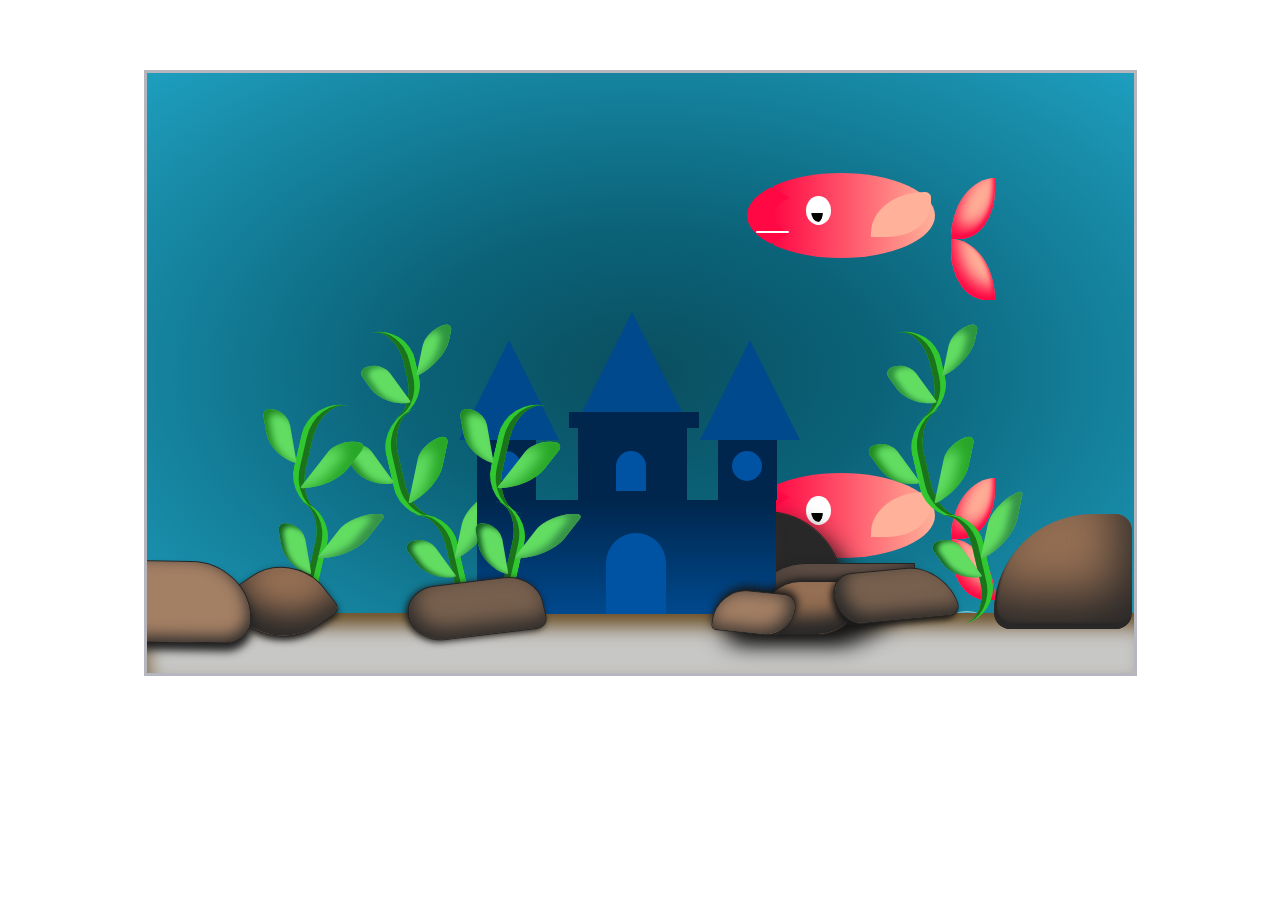
<file: index.html>
<!DOCTYPE html>
<html lang="">
<head>
  <meta charset="utf-8">
  <meta name="viewport" content="width=device-width, initial-scale=1.0">
    <link rel="stylesheet" href="style.css">
  <title></title>
</head>

<body>
<div class="window">
<div class="ocean">
  <div class="wave"></div>
  <div class="wave"></div>
  <div class="wave"></div>
  <div class="wave"></div>
  <div class="wave"></div>
  <div class="wave"></div>
  <div class="wave"></div>
  <div class="wave"></div>
  <div class="wave"></div>
  <div class="wave"></div>

    
    </div>



    <div class="bubbles">
        <div class="bubble"></div>
        <div class="bubble"></div>
        <div class="bubble"></div>
        <div class="bubble"></div>
        <div class="bubble"></div>
        <div class="bubble"></div>
        <div class="bubble"></div>
        <div class="bubble"></div>
        <div class="bubble"></div>
        <div class="bubble"></div>
        <div class="bubble"></div>
        <div class="bubble"></div>
        <div class="bubble"></div>

    </div>
    <div class="container">
  <div id="bigfishface">
    <div id="bigfishmouth">
  </div>
    <div id="bigfisheye">
    </div>
    <div id="fin">
    </div>
      
    <div id="tailfins">
      <div id="tailfin1">
      </div>

      <div id="tailfin2">
      </div>
  </div>
      </div>
          <div id="bigfishface1">
    <div id="bigfishmouth">
  </div>
    <div id="bigfisheye">
    </div>
    <div id="fin">
    </div>
    <div id="tailfins">
      <div id="tailfin1">
      </div>

      <div id="tailfin2">
      </div>
  </div>
      </div>

    </div>


				<div class="ground"></div>
                <div class="floor"></div> 
				<div class="rock_1"></div>
				<div class="rock_2"></div>
				<div class="rock_3"></div>
				<div class="rock_4"></div>
				<!-- end of rocks -->
    				<div class="long_plant">
					<div class="l_plant_1"></div>
					<div class="l_plant_2"></div>
					<div class="l_plant_3"></div>
				</div>
				<div class="long_plant2">
					
					<div class="l_plant_2"></div>
					<div class="l_plant_3"></div>
				</div>
    <div class="long_plant" style="left:780px;">
    				<div class="l_plant_1"></div>
					<div class="l_plant_2"></div>
					<div class="l_plant_3"></div>

    </div>
    <div class="long_plant2"  style="left:90px;">
					<div class="l_plant_2"></div>
					<div class="l_plant_3"></div>
    </div>
<div class="castle">
    
<div class="mid">
    <div class="leftbox"><div class="win"></div>
</div>
        <div class="rightbox"><div class="win"></div></div>
    <div class="midbox">
    <div class="win" style="left:38px; border-radius: 20px 20px 0 0 ; height: 40px;"></div>
    </div>
    
    <div class="triangle" style="width:-13px;height: 15px; top:-175px; left:223px;"></div>
    <div class="triangle" style="width:-13px;height: 15px; top:-175px; left:-18px;"></div>
    <div class="triangle" style="top:-188px; left:105px;"></div>
<div class="gate"></div>
    </div>    </div>
    
    
    
    </div>
</body>
</html>
</file>
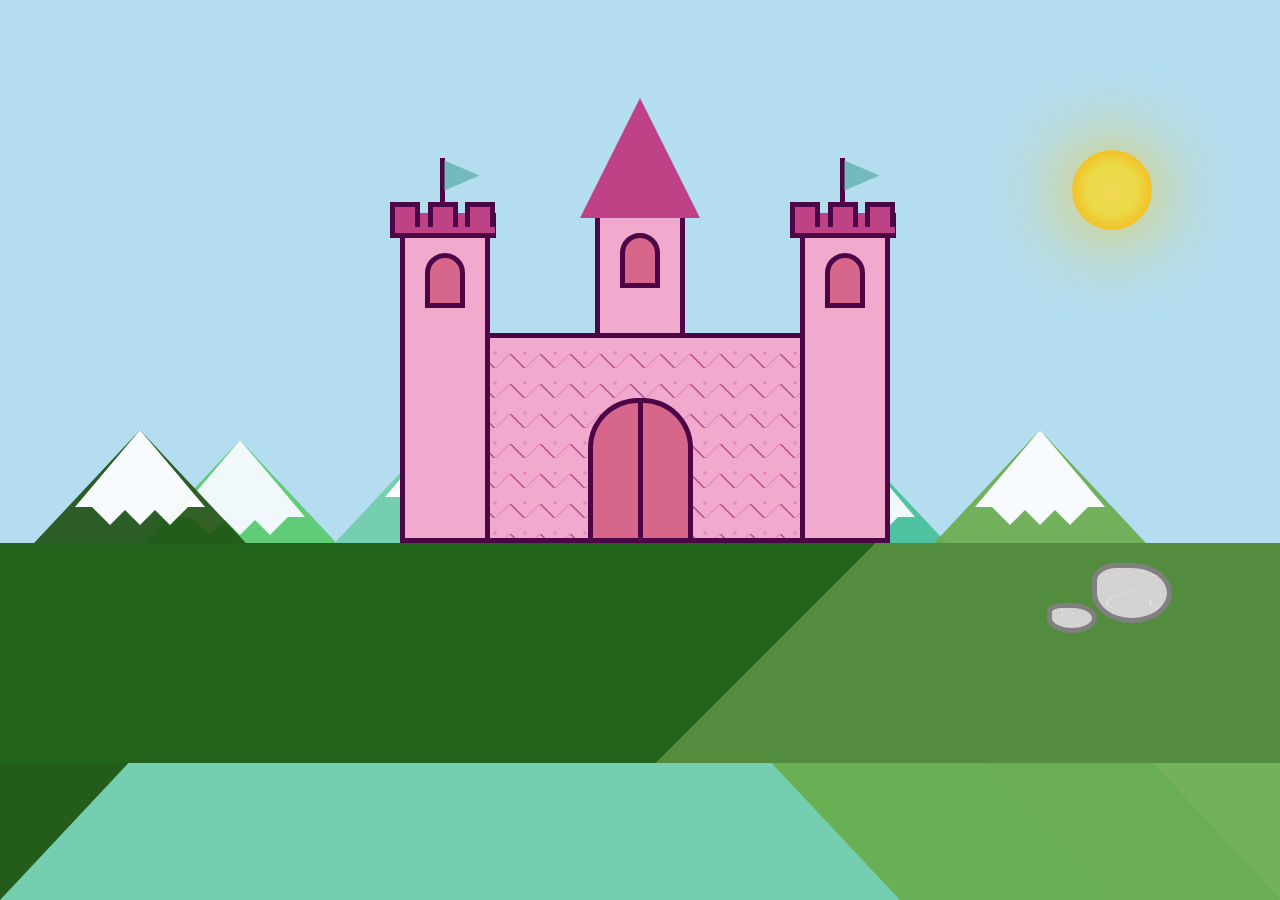
<file: fish.html>
<!DOCTYPE html>
<html lang="">
<head>
    <meta charset="utf-8">
    <meta name="viewport" content="width=device-width, initial-scale=1.0">
    <title></title>
</head>

<body>
    
    

<div class="box one"></div>
<div class="box two"></div>
<div class="box three"></div>
<div class="box four"></div>
<div class="box five"></div>


<div class="middle">
	
	<div class="left-stick">
     <div class="flag-stick">
				<div class="up-arrow-two"></div>
			</div>
    <div class="lego-top">
			
			<div class="logo ones"></div>
			<div class="logo twos"></div>
			<div class="logo threes"></div>
		</div>
		<div class="window"></div>
	</div>
	<div class="middle-stick">
    <div class="up-arrow">

		</div>
		<div class="window"></div>
	</div>
	<div class="gate">
		<span></span>
	</div>
	<div class="right-stick">
			<div class="flag-stick">
				<div class="up-arrow-two"></div>
			</div>
    <div class="lego-top">
			<div class="logo ones"></div>
			<div class="logo twos"></div>
			<div class="logo threes"></div>
		</div>
		<div class="window"></div>
	</div>
</div>

<div class="bg">
  <div class="mountain">
    <div class="mountain-top">
      <div class="mountain-cap-1"></div>
      <div class="mountain-cap-2"></div>
      <div class="mountain-cap-3"></div>
    </div>
  </div>
  <div class="mountain-two">
    <div class="mountain-top">
      <div class="mountain-cap-1"></div>
      <div class="mountain-cap-2"></div>
      <div class="mountain-cap-3"></div>
    </div>
  </div>
   <div class="mountain-three">
    <div class="mountain-top">
      <div class="mountain-cap-1"></div>
      <div class="mountain-cap-2"></div>
      <div class="mountain-cap-3"></div>
    </div>
  </div>
	
	 <div class="mountain-four">
    <div class="mountain-top">
      <div class="mountain-cap-1"></div>
      <div class="mountain-cap-2"></div>
      <div class="mountain-cap-3"></div>
    </div>
  </div>
  <div class="mountain-five">
    <div class="mountain-top">
      <div class="mountain-cap-1"></div>
      <div class="mountain-cap-2"></div>
      <div class="mountain-cap-3"></div>
    </div>
  </div>
   <div class="mountain-six">
    <div class="mountain-top">
      <div class="mountain-cap-1"></div>
      <div class="mountain-cap-2"></div>
      <div class="mountain-cap-3"></div>
    </div>
  </div>
</div>

<div class="ground">
</div>

	<div class="rock"></div>
  <div class="small-rock"></div>


	
<div class="sun"data-title="The Sun is the star at the center of the Solar System." ></div></body>
</html>
<link rel="stylesheet" href="fish.css">
</file>
<file: style.css>
body{
    width: 100%;
    height:100%;
    margin:0;
    padding: 0;

}
.bubbles{
    
    position: absolute;
    width: 100%;
    height: 100%;
    z-index:0;
    overflow:hidden;
    top:0;
    left:0;
}
.bubble{
    position:absolute;
    bottom: 0;
    width:40px;
    height: 40px;
    background: #58bed8;
    border:1px white solid;
    border-radius: 50%;
    opacity: 0.5;
    animation: flying 10s infinite ease-in;
}
.bubble:nth-child(1)
{
    
        width:50px;
    height: 50px;
    left :10%;
    animation-delay: 1s;
    animation-duration: 5s;

}

.bubble:nth-child(2)
{
    
        width:30px;
    height: 30px;
    left :20%;
    animation-delay: 0.5s;
    animation-duration: 10s;

}.bubble:nth-child(3)
{
    
        width:20px;
    height: 20px;
    left :30%;
    animation-delay: 1s;
    animation-duration: 10s;

}.bubble:nth-child(4)
{
    
        width:50px;
    height: 50px;
    left :28%;
    animation-delay: 2s;
    animation-duration: 7s;

}
.bubble:nth-child(6)
{
    
        width:50px;
    height: 50px;
    left :35%;
    animation-delay: 2s;
    animation-duration: 5s;

}
.bubble:nth-child(7)
{
    
        width:50px;
    height: 50px;
    left :60%;
    animation-delay: 1s;
    animation-duration: 5s;

}.bubble:nth-child(8)
{
    
        width:30px;
    height: 30px;
    left :65%;
    animation-delay: 2s;
    animation-duration: 7s;

}.bubble:nth-child(9)
{
    
        width:30px;
    height: 30px;
    left :80%;
    animation-delay: 1s;
    animation-duration: 6s;

}
.bubble:nth-child(10)
{
    
        width:60px;
    height: 60px;
    left :80%;
    animation-delay: 1s;
    animation-duration: 10s;

}.bubble:nth-child(11)
{
    
        width:20px;
    height: 20px;
    left :85%;
    animation-delay: 2s;
    animation-duration: 8s;

}
.bubble:nth-child(12)
{
    
        width:40px;
    height: 40px;
    left :55%;
    animation-delay: 0.6s;
    animation-duration: 6s;

}
.bubble:nth-child(13)
{
    
        width:25px;
    height: 23px;
    left :85%;
    animation-delay: 1s;
    animation-duration: 8s;

}

@keyframes flying
{
    
    0%{
        bottom:-100px;
        transform: translateX(0);
    }
    50%{
        transform: translateX(100px);
    }
    100%{
        bottom:1080px;
        transform:translateX(-200px);
    }
}
.window{
	border:3px solid #b6b6bf;
	width:987px;
	height:600px;
	position:relative;
background-color: #9fc1f4;
margin:70px auto;    
    z-index: 20;
    background:radial-gradient(ellipse at center, #0a4e5f 0%, #0b6379 35%, #1e9ebe 100%);
  overflow: hidden;
}


.ground{

}
.floor{
	background-color: #c7c7c6;
	height: 60px;
	position: absolute;
	width: 1000px;
    bottom: 0;
	z-index: 25;
	box-shadow: 0 13px 19px #694d23 inset;
	/*box-shadow: 0 -10px 24px #303030, 0 13px 19px #3A251D inset;*/
}

.ocean { 
  height: 5%;
  width:100%;
  position:absolute;
  bottom:0;
  left:0;
  background: #015871;
}

.wave {
  background: url(https://s3-us-west-2.amazonaws.com/s.cdpn.io/85486/wave.svg) repeat-x; 
  position: absolute;
  top: -598px;
  width: 6400px;
  height: 298px;
  animation: wave 7s cubic-bezier( 0.36, 0.45, 0.63, 0.53) infinite;
  transform: translate3d(0, 0, 0);
}

.wave:nth-of-type(2) {
  top: -175px;
  animation: wave 7s cubic-bezier( 0.36, 0.45, 0.63, 0.53) -.125s infinite, swell 7s ease -1.25s infinite;
  opacity: 0.2;
}
.wave:nth-of-type(3) {
  top: -375px;
  animation: wave 9s cubic-bezier( 0.36, 0.45, 0.63, 0.53) -.125s infinite, swell 7s ease -1.25s infinite;
    animation-duration: 1s;
  opacity: 0.5;
}
.wave:nth-of-type(4) {
  top: -285px;
  animation: wave 5s cubic-bezier( 0.36, 0.45, 0.63, 0.53) -.125s infinite, swell 7s ease -1.25s infinite;
  opacity: 0.3;
}
.wave:nth-of-type(5) {
  top: -55px;
  animation: wave 8s cubic-bezier( 0.36, 0.45, 0.63, 0.53) -.125s infinite, swell 7s ease -1.25s infinite;
  opacity: 0.4;
}.wave:nth-of-type(6) {
  top: -255px;
  animation: wave 4s cubic-bezier( 0.36, 0.45, 0.63, 0.53) -.125s infinite, swell 7s ease -1.25s infinite;
  opacity: 0.5;
}.wave:nth-of-type(7) {
  top: -105px;
  animation: wave 15s cubic-bezier( 0.36, 0.45, 0.63, 0.53) -.125s infinite, swell 7s ease -1.25s infinite;
  opacity: 0.3;
}
.wave:nth-of-type(8) {
  top: -455px;
  animation: wave 13s cubic-bezier( 0.36, 0.45, 0.63, 0.53) -.125s infinite, swell 7s ease -1.25s infinite;
  opacity: 0.9;
}.wave:nth-of-type(9) {
  top: -455px;
  animation: wave 10s cubic-bezier( 0.36, 0.45, 0.63, 0.53) -.125s infinite, swell 7s ease -1.25s infinite;
    
}.wave:nth-of-type(10) {
  top: -505px;
  animation: wave 7s cubic-bezier( 0.36, 0.45, 0.63, 0.53) -.125s infinite, swell 7s ease -1.25s infinite;
  opacity: 0.94;
}
@keyframes wave {
  0% {
    margin-left: 0;
  }
  100% {
    margin-left: -1600px;
  }
}

@keyframes swell {
  0%, 100% {
    transform: translate3d(0,-25px,0);
  }
  50% {
    transform: translate3d(0,5px,0);
  }
}


#bigfishface {
    background-image: linear-gradient(to right, #ff0844 , #ffb199);
    position: absolute;
    top: 100px;
    left: 600px;
    width: 162px;
    height: 55px;    border-top: 15px solid transparent;
    border-left: 26px solid #ff0844;
    border-bottom: 15px solid transparent;
    
    border-radius: 50%;
    display:flex;
    justify-content:flex-start;
    align-items:flex-end;
   /* animation: wereswimming 6s ease-in infinite;*/
    animation-name:swim;
	animation-duration:10s;
	animation-iteration-count:infinite;
	animation-timing-function: linear;

}
#bigfishface1{
    background-image: linear-gradient(to right, #ff0844 , #ffb199);
    position: absolute;
    top: 400px;
    left: 600px;
    width: 162px;
    height: 55px;
    border-top: 15px solid transparent;
    border-left: 26px solid #ff0844;
    border-bottom: 15px solid transparent;
    
    border-radius: 50%;
    display:flex;
    justify-content:flex-start;
    align-items:flex-end;
    animation-name:swim;
	animation-duration:20s;
    animation-delay: 1s;
	animation-iteration-count:infinite;
	animation-timing-function: linear;


}/*
.fish_wrap{
	left: 200px;
	top: 305px;
	z-index: 100;
	animation-name:swim;
	animation-duration:30s;
	animation-iteration-count:infinite;
	animation-timing-function: linear;
	
	
}*/


@keyframes swim{
	from{
		left:500px;
	}
	20%{
		left:0px;
		transform:scaleX(1);
		z-index:90;
	}
	20.5%{
		transform:scaleX(-1);
		z-index:10;
		left:-30px;
	}
	21%{
		left:80px;
	}
	42%{
		left:550px;
	}
	50%{
		z-index:28;
		top:130px;
		left:630px;
		transform:scaleX(-1);
	}
	50.5%{
		transform:scaleX(1);
		z-index:100;
		left:630px;
		top:160px;
	}
	51%{
		left:530px;
		z-index:150;
	}
	60%{
		left:300px;
		z-index:150;
	}
	64%{
		left:200px;
		z-index:150;
	}
	66%{
		left:80px;
		z-index:150;
	}
	69%{
		left:-30px;
		z-index:150;
	}
	70%{
		top:105px;
		left:-30px;
		transform:scaleX(1);
		z-index:90;
	}
	70.5%{
		transform:scaleX(-1);
		z-index:10;
		left:-30px;
	}
	71%{
		left:40px;
	}
	80%{
		left:550px;
	}
	81%{
		left:550px;
		top:70px;
	}
	82%{
		left:550px;
		transform:scaleX(-1);
	}
	82.5%{
        left:350px;

		transform:scaleX(1);
		top:70px;
		left:550px;
	}
	84%{
		top:105px;
		left:500px;
		z-index:28;
	}
	88%{
		top:105px;
		left:400px;
		z-index:28;
	}
	to{
		left:200px;
	}
}
/*end of fish path */


@keyframes wereswimming {
  0% {
    left:0;
  }
  100% {
    left:600;
  }
}

#bigfishmouth {
    width: 40px;
    top: -10px;
    position: relative;
    left: -17px;
    border-radius: 8px;
    height: 2.5px;
    background: #fff;
}

#bigfisheye {
background-color: #000;
    width: 15px;
    height: 9px;
    border-top: 17px solid #fff;
    border-bottom: 3px solid #fff;
    border-right: 8px solid #fff;
    border-left: 5px solid #fff;
    border-radius: 50%;
    margin-bottom:18px;
    padding:0;
    animation: blinking 2s  ease-in 4;
    animation-delay: 10s;
}
.container{
    
    margin:-100px;
}
#fin {
    background: #ffb199;
    width: 71px;
    height: 45px;
    position: relative;
    left: 40px;
    top: -6px;
    border-top-left-radius: 100%;
    border-bottom-right-radius: 80%;
    border-top-right-radius: 12%;
    animation: finswim 1s ease-in infinite;
}

@keyframes blinking {
  0% {
    transform: scaleY(1);
  }
  
  50% {
    transform: scaleY(0);
  }
   
  100% {
    transform: scaleY(1);
  }
}

#tailfin1, #tailfin2 {
    background: #ffb199;
    width: 44px;
    height: 61px;
    position: relative;
    left: 60px;
    top: 57px;
    animation: tailfinswim 1s ease-in infinite;	border-radius: -30px 12px 47px 62px;
	box-shadow: 6px -12px 15px #ff0844 inset, -2px -3px 4px #ff0844 inset;

}

#tailfin1 {
    border-top-left-radius: 100%;
    border-bottom-right-radius: 80%;
    border-top-right-radius: 0%;
}

#tailfin2 {    
    border-top-right-radius: 100%;
    border-bottom-left-radius: 80%;
    border-top-left-radius: 0%;
}

@keyframes tailfinswim {
  0% {
    width: 60px;
    height: 81px;
  }
  100% {
    width: 82px;
    height: 81px;
  }
}
.rock_1{
	background-color: #956F53;
	border-radius: 120px 20px 20px 20px;
    height: 115px;
    left: 847px;
    position: absolute;
    top: 441px;
    width: 138px;
	box-shadow: 3px -6px 2px #292828 inset, -13px -34px 49px #292828 inset;
	z-index: 30;
}
.rock_2{
	border: 1px solid #252424;
	background-color: #604F46;
	border-radius: 57px 84px 13px 13px;
		height: 115px;
	left: 566px;
	position: absolute;
	top: 438px;
	width: 128px;
	box-shadow: 11px 14px 23px #171717, -83px -37px 25px #292828 inset;
	z-index: 30;
}
.rock_2:after{
	background-color: #604F46;
	border-radius: 57px 0 57px 0;	
	box-shadow: -11px 15px 22px #171717, 9px -27px 34px #292828 inset;
    content: "";
	height: 60px;
	left: 34px;
	position: absolute;
	top: 51px;
	width: 165px;
	border: 1px solid #252424;
}
.rock_3{
	border: 1px solid #252424;
	background-color: #956F53;
	border-radius: 121px 20px 137px 51px;

	height: 52px;
	left: 615px;
	position: absolute;
	top: 508px;
	width: 97px;
	z-index: 50;
	box-shadow: 1px -2px 8px #171717, 1px -18px 18px #292828 inset;
	
}
.rock_3:before{
	border: 1px solid #252424;
	transform: rotate(186deg);
	
	background-color: #A37F64;
	border-radius: 121px 20px 137px 51px;
	
	content: "";
	height: 41px;
	left: -50px;
	position: absolute;
	top: 9px;
	width: 80px;
	box-shadow: -1px 4px 8px #171717, 4px 3px 18px #292828 inset;
	}
.rock_3:after{
	border: 1px solid #252424;
	background-color: #78604E;
	border-radius: 60px 80px 30px 40px;
	content: "";
	box-shadow: -4px 3px 6px #171717, 10px -7px 17px #292828 inset;
	transform: skewX(22deg) skewY(-5deg);
	height: 48px;
	left: 70px;
	position: absolute;
	top: -12px;
	width: 120px;
}

.rock_4{
	border: 1px solid #252424;
	transform: rotate(52deg) skewX(-3deg);
	background-color: #956F53;
	border-radius: 121px 20px 137px 51px;
	box-shadow:3px 2px 7px #171717, -14px -18px 30px #292828 inset;
	height: 84px;
	left: 95px;
	position: absolute;
	top: 487px;
	width: 77px;
	z-index: 100;
}
.rock_4:before{
	transform:rotate(217deg);
	background-color: #A37F64;
	border: 1px solid #252424;
	border-radius: 21px 20px 117px 51px;
	box-shadow: -8px 1px 8px #212020, 5px -2px 15px #292828 inset;
	content: "";
	height: 144px;
	left: -65px;
	position: absolute;
	top: 51px;
	width: 82px;
}
.rock_4:after{
	transform: skewX(-6deg) rotate(114deg);
	background-color: #78604E;
	border: 1px solid #252424;
	border-radius: 40px 102px 104px 109px;
	box-shadow:2px -1px 7px #171717, -5px 10px 20px #292828 inset;
	content: "";
	height: 57px;
	left: 91px;
	position: absolute;
	top: -137px;
	width: 125px;
}
.long_plant2{
	transform: rotate(13deg);
	height: 298px;
	left: 287px;
	margin: auto;
	position: absolute;
	top: 241px;
	width: 100px;
	z-index: 98;
}
.long_plant{
	transform: rotate(-13deg);
	height: 298px;
	left: 254px;
    margin: auto;
    position: absolute;
    top: 250px;
	width: 100px;
	z-index: 25;
}

.l_plant_1{
	border-radius: 40px 40px 40px 40px;
	border-right: 12px groove #30c730;
	height: 90px;
	position: absolute;
	top: -1px;
	width: 62px;
}
.l_plant_1:after{
	transform: rotate(-32deg) skewX(-9deg) skewY(32deg);
	background-color: #62dd62;
	border-radius: 40px 40px 8px 80px;
		box-shadow:5px 3px 5px #2e953f inset;
	content: "";
	height: 47px;
	left: 25px;
	position: absolute;
	top: 31px;
	width: 25px;
}
.l_plant_1:before{
	transform: rotate(16deg) skewX(-9deg) skewY(-32deg);
	background-color: #62dd62;
	border-radius: 40px 40px 80px 8px;	
	box-shadow:-9px 2px 7px #2e953f inset;
	content: "";
	height: 43px;
	left: 83px;
	position: absolute;
	top: 8px;
	width: 25px;
}
.l_plant_2{
	border-left: 12px ridge #30c730;
	border-radius: 40px 40px 40px 40px;
	height: 111px;
	left: 24px;
	position: absolute;
	top: 83px;
	width: 70px;
}

.l_plant_2:after{
	transform: rotate(-32deg) skewX(-9deg) skewY(32deg);
	background-color:#62dd62;
	border-radius: 40px 40px 8px 80px;
	box-shadow: 5px 3px 7px #208820 inset;
	content: "";
	height: 50px;
	left: -46px;
	position: absolute;
	top: 19px;
	width: 25px;
}
.l_plant_2:before{
	transform: rotate(16deg) skewX(-9deg) skewY(-32deg);
	background-color: #62dd62;
	border-radius: 40px 40px 80px 8px;
	box-shadow:-11px 6px 11px #27a527 inset;
	content: "";
	height: 58px;
	left: 14px;
	position: absolute;
	top: 32px;
	width: 26px;
}
.l_plant_3{
	border-radius: 40px 40px 40px 40px;
	border-right: 12px groove #30c730;
	height: 111px;
	position: absolute;
	top: 187px;
	width: 62px;
}

.l_plant_3:after{
	transform: rotate(-32deg) skewX(-9deg) skewY(32deg);
	background-color: #62dd62;
	border-radius: 40px 40px 8px 80px;

	box-shadow: 4px 2px 5px #156222 inset;
	content: "";
	height: 47px;
	left: 30px;
	position: absolute;
	top: 23px;
	width: 25px;
}
.l_plant_3:before{
	transform: rotate(16deg) skewX(-9deg) skewY(-32deg);
	
	background-color: #62dd62;
	border-radius: 130px 40px 165px 23px;
	
	box-shadow:-9px 2px 7px #369347 inset;
	content: "";
	height: 55px;
	left: 82px;
	position: absolute;
	top: -5px;
	width: 28px;
}
/*end of long plant*/
.long_plant2{
	transform-origin: center bottom;
	
	animation-name:l_plant2;
	animation-duration:16s;
	animation-iteration-count:infinite;
	animation-timing-function: linear;
	
}
@keyframes l_plant2{
	from{
		transform:rotate(13deg);
	}
	50%{
		transform:rotate(-4deg);
	}
	to{
		transform:rotate(13deg);
	}
}
.long_plant{
	transform-origin: center bottom;
	animation-name:l_plant;
	animation-duration:15s;
	animation-iteration-count:infinite;
	animation-timing-function: linear;
	
}
@keyframes l_plant{
	from{
		transform:rotate(-13deg);
	}
	50%{
		transform:rotate(-5deg);
	}
	to{
		transform:rotate(-13deg);
	}
}

.castle{
     position: absolute;
    width: 302px;
    height: 367px;
    top: 174px;
    left: 330px;
    z-index: 30;
}
.mid
{       position: absolute;
    width: 299px;
    height: 114px;
    background-image: linear-gradient(#00264D,#00498D);
bottom: 0;
z-index:30;
}
.leftbox{
     position: absolute;
    width: 59px;
    height: 74px;
    background: #00264D;
    top: -74px;    
}
.rightbox{
     position: absolute;
    width: 59px;
    height: 74px;
    background: #00264D;
    top: -74px;  
    left: 241px;
}
.midbox{
     position: absolute;
    width: 109px;
    height: 74px;
    background: #00264D;
    top: -74px;  
    left: 101px;
}
.midbox::before
{
content: '';
    position: absolute;
    width: 130px;
    height: 16px;
    top: -14px;
    left: -9px;
}

.midbox::before
{
content: '';
    position: absolute;
    width: 130px;
    height: 16px;
    background: #00264D;
    top: -14px;
    left: -9px;
}


.triangle{
    position: absolute;
      width: 0;
      height: 0;
      border-left: 50px solid transparent;
      border-right: 50px solid transparent;
      border-bottom: 100px solid #00498D;

    
}
.win
{
    position: absolute;
    width: 30px;
    height: 30px;
    background: #0052A2;
  top: 25px;
    left: 14px;
    border-radius: 50%;
}
.gate{
    position: absolute;
    width: 60px;
    height: 81px;
    background: #0052A2;
    bottom: 0;
    left: 129px;
border-radius: 50px 50px 0 0;    
}
</file>
<file: fish.css>
body{
	overflow: hidden;
}
.middle{
	display: block;
	margin: auto;
	z-index: 2;
	height: 200px;
	width: 20em;
	border: solid 5px #4C0547;
	background: #f1aacd;
	
  background-image: linear-gradient(45deg, transparent 20%, #BF4286 25%, transparent 25%), 
                    linear-gradient(-45deg, transparent 20%, #E68EC1 25%, transparent 25%),
                    radial-gradient(#E68EC1 2px, transparent 0);
  background-size: 30px 30px, 30px 30px;
}

.middle-stick{
	height: 115px;
	border: solid 5px #4C0547;
	margin-top: -330px;
	margin-left: 115px;
	background: #f1aacd;
	width: 80px;
}
.window{
	height: 45px;
	border: solid 5px #4C0547;
	width: 30px;
	border-top-left-radius: 50px;
	border-top-right-radius: 50px;
	background: #D6668A;
	display: block;
	margin: auto;
	margin-top: 15px;
}

.up-arrow {
	border-color: #BF4286 transparent;
	outline: magenta;
	border-style: solid;
	border-width: 0px 60px 120px 60px;
	margin-top: -120px !important;
	margin-left: -20px;
	height: 0px;
	width: 0px;
}

.gate{
	height: 135px;
	border-left: solid 5px #4C0547;
	border-right: solid 5px #4C0547;
	border-top: solid 5px #4C0547;
	width: 95px;
	border-top-left-radius: 50px;
	border-top-right-radius: 50px;
	background: #D6668A;
	display: block;
	margin: auto;
	margin-top: 60px;
}
span{
	width: 5px;
	height: 135px;
	background: #4C0547;
	display: block;
	margin: auto;
}
	.box{
		background: #BF4286;
		display: inline-block;
    border: solid 5px #4C0547;
		margin-top: 310px;
		width: 300px;
	}

.one{
	height: 20px;
	width: 2em;
	margin-left: 40%;
	z-index: -1;
	margin-bottom: -9px;
}
.two{
	height: 20px;
	width: 2em;
	
	margin-left: 19px;
	margin-bottom: -9px;
}


.three{
	height: 20px;
	width: 2em;
	
	margin-left: 17px;
	margin-bottom: -9px;
}
.four{
	height: 20px;
	width: 2em;
	
	margin-left: 17px;
	margin-bottom: -9px;
}
.five{
	height: 20px;
	width: 2em;
	
	margin-left: 17px;
	margin-bottom: -9px;
}

.left-stick{
	height: 315px;
	border: solid 5px #4C0547;
	background: #f1aacd;
	width: 80px;
	margin-left: -80px;
	margin-top: -120px;
}

.right-stick{
	height: 315px;
	border: solid 5px #4C0547;
	background: #f1aacd;
	width: 80px;
	margin-left: 20em;
	margin-top: -320px;
}

.lego-top{
	height: 20px;
	margin-left: -15px;
	width: 100px;
	border: solid 5px #4C0547;
	border-right-width: 1px;
	border-top: none;
	background: #BF4286;
	margin-top: -10px;
}

.logo{
		background: #BF4286;
	  z-index: 2;
		display: inline-block;
    border-top: solid 5px #4C0547;
	  border-left: solid 5px #4C0547;
	  border-right: solid 5px #4C0547;
}
.ones{
	width: 20px;
	margin-left: -5px;
	height: 20px;
	margin-top: -20px;
	
}
.twos{
	width: 20px;
	margin-left: 3.5px;
	height: 20px;
	margin-top: -20px;
	
}
.threes{
	width: 20px;
	margin-left: 3.5px;
	height: 20px;
	margin-top: -20px;
	
}

.flag-stick{
	height: 65px;
	margin-top:-65px;
	margin-left: 35px;
	width:1px;
	border-left: solid 5px #4C0547;

}
.up-arrow-two {
	border-color: #71bbbc transparent;
	border-style: solid;
	border-width: 0px 15px 35px 15px;
	transform: rotate(90deg);
	height: 0px;
	margin-left: 2px;
	width: 0px;
}



@media(max-width: 1300px){
	.box{
		background: transparent;
		border: none;
	}
}



.bg{
	  overflow:hidden;
		background:#b4ddf0;
		position: absolute;
		top:0;
	  z-index: -1;
		left:0;
		right:0;
		bottom:0;
}
.mountain, .mountain-two, .mountain-three {
    position: absolute;
    bottom: 0;
    border-left: 450px solid transparent;
    border-right: 450px solid transparent;
    border-bottom: 480px solid #74CEAF;
    z-index: 1;
}
.mountain-two { 
    left: -210px;
    bottom: -20px;
    opacity: .8;
	border-bottom-color: #4DC95B;
    z-index: 0;
}
.mountain-three {
    left: -310px;
	  border-bottom-color: #1E5011;
    bottom:-10px;
    opacity: .9;
    z-index: 0;
}

.mountain-four, .mountain-five, .mountain-six {
    position: absolute;
    bottom: 0;
    border-left: 450px solid transparent;
    border-right: 450px solid transparent;
    border-bottom: 480px solid #B0E099;
    z-index: 1;
}
.mountain-five { 
    right: -20px;
    bottom: -20px;
	border-bottom-color: #36BC8F;
    opacity: .8;
    z-index: 0;
}

.mountain-four { 
    right: 150px;
    bottom: -20px;
	border-bottom-color: #cdf4b7;
    opacity: .9;
    z-index: 0;
}
.mountain-six {
    right: -210px;
    bottom:-10px;
	border-bottom-color: #6CAC4B;
    opacity: .9;
    z-index: 0;
}

.mountain-top {
    position: absolute;
    right: -65px;
    border-left: 65px solid transparent;
    border-right: 65px solid transparent;
    border-bottom: 77px solid white;
    z-index: 2;
}
.mountain-cap-1, .mountain-cap-2, .mountain-cap-3 {
    position: absolute;
    top: 70px;
    border-left: 25px solid transparent;
    border-right: 25px solid transparent;
    border-top: 25px solid white;
}
.mountain-cap-1 { left: -55px; }
.mountain-cap-2 { left: -25px; }
.mountain-cap-3 { left: 5px; }


.ground{
	height: 220px;
	width: 110%;
	background: linear-gradient(135deg, #22631c 0%,#22631c 54.5%,#548c3f 40%,#548c3f 100%);
	z-index: -1;
	margin-left: -10px;
	margin-bottom: -30px;
}
.rock{
	height: 50px;
	width: 70px;
	background: silver;
	background: repeating-radial-gradient(ellipse,#ebe9e9,#ebe9e9 1px,#d4d1d1 1px,#d4d1d1 43px);
background-size:881px 69px;
	display: block;
	margin: auto;
	border: 5px solid grey;
	float: right;
	margin-right: 100px;
	margin-top: -170px;
	border-top-right-radius: 50%;
	border-top-left-radius: 30%;
	border-bottom-left-radius: 50%;
	border-bottom-right-radius: 50%;
}

.small-rock{
	height: 20px;
	width: 40px;
	border: 5px solid grey;
	background: silver;
	background: repeating-radial-gradient(ellipse,#ebe9e9,#ebe9e9 1px,#d4d1d1 1px,#d4d1d1 43px);
background-size:881px 69px;
	display: block;
	margin: auto;
	float: right;
	margin-right: 175px;
	margin-top: -130px;
	border-top-right-radius: 50%;
	border-top-left-radius: 30%;
	border-bottom-left-radius: 50%;
	border-bottom-right-radius: 50%;
}

.sun
{
	background: radial-gradient(ellipse at center, rgba(255,213,46,0.8) 0%, rgba(247,218,30,0.8) 44%, orange 100%);
  padding:30px;
	z-index: -1;
	width: 20px;
	height: 20px;
	float: right;
  border-radius: 200px;
	box-shadow: -1px 1px 82px 5px rgba(250,200,12,0.81);
  margin-right: 10%;
	margin-top: 150px;
  position: absolute;
  top:0; bottom:0; right:0;
}
</file>
